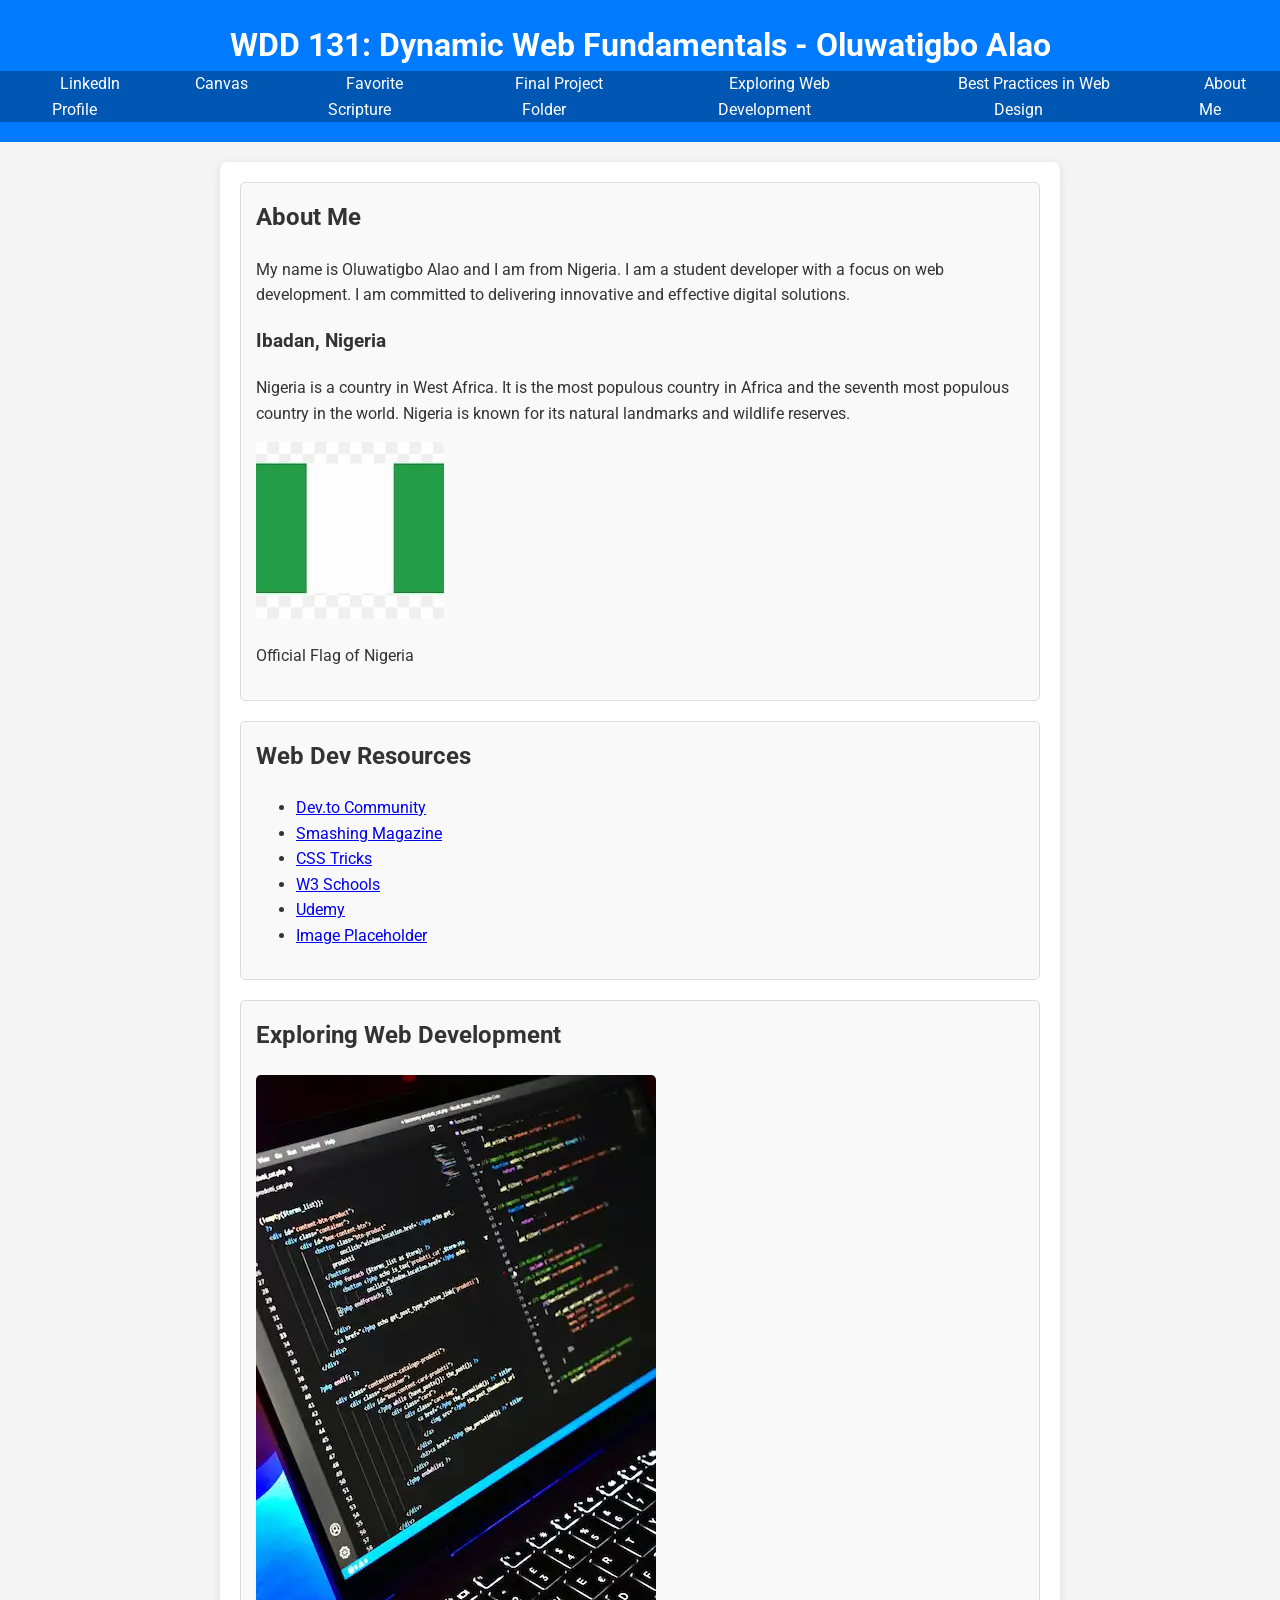
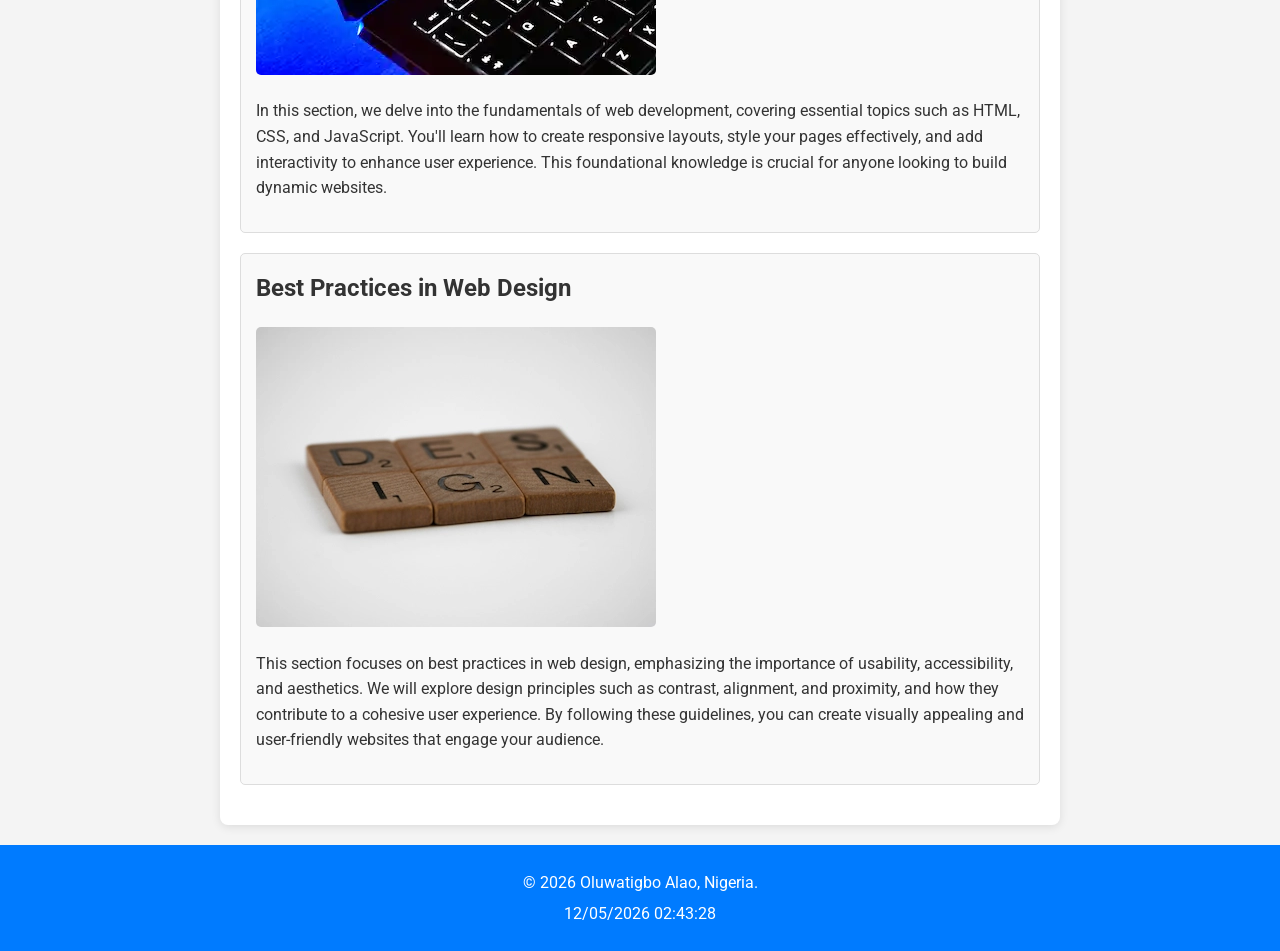
<file: index.html>
<!DOCTYPE html>
<html lang="en">
<head>
    <meta charset="UTF-8">
    <meta name="viewport" content="width=device-width, initial-scale=1.0">
    <title>WDD 131 – Dynamic Web Fundamentals - Oluwatigbo Alao</title>
    <meta name="description" content="WDD 131 – Dynamic Web Fundamentals, Learn the basics of web development including HTML, CSS, and JavaScript. Explore best practices in web design focusing on usability, accessibility, and aesthetics.">
    <meta name="author" content="Oluwatigbo Alao">
    
    <!-- Google Fonts Preconnect -->
    <link rel="preconnect" href="https://fonts.googleapis.com">
    <link rel="preconnect" href="https://fonts.gstatic.com" crossorigin>
    <link href="https://fonts.googleapis.com/css2?family=Roboto:ital,wght@0,100..900;1,100..900&display=swap" rel="stylesheet">
    
    <link rel="stylesheet" href="styles/base.css">
    <script src="scripts/getdates.js" defer></script>
</head>    
<body>
    <header>
        <h1>WDD 131: Dynamic Web Fundamentals - Oluwatigbo Alao</h1>
        <nav>
            <ul>
                <li><a href="https://www.linkedin.com/in/yourprofile">LinkedIn Profile</a></li>
                <li><a href="https://byupw.instructure.com/">Canvas</a></li>
                <li><a href="https://www.churchofjesuschrist.org/study/scriptures">Favorite Scripture</a></li>
                <li><a href="#">Final Project Folder</a></li>
                <li><a href="#exploring">Exploring Web Development</a></li>
                <li><a href="#best-practices">Best Practices in Web Design</a></li>
                <li><a href="#about-me">About Me</a></li>
            </ul>
        </nav>        
    </header>
    
    <main>
        <section id="about-me" class="card">
            <h2>About Me</h2>
            <p> My name is Oluwatigbo Alao and I am from Nigeria. I am a student developer with a focus on web development. I am committed to delivering innovative and effective digital solutions.</p>
            <h3>Ibadan, Nigeria</h3>
            <p>Nigeria is a country in West Africa. It is the most populous country in Africa and the seventh most populous country in the world. Nigeria is known for its natural landmarks and wildlife reserves.</p>
            <div class="img-container">
                <img src="images/flag.webp" alt="Image description"/>
                <p>Official Flag of Nigeria</p>
            </div>
        </section>

        <section id="web-dev-resources" class="card">
            <h2>Web Dev Resources</h2>
            <ul>
                <li><a href="#">Dev.to Community</a></li>
                <li><a href="#">Smashing Magazine</a></li>
                <li><a href="#">CSS Tricks</a></li>
                <li><a href="#">W3 Schools</a></li>
                <li><a href="#">Udemy</a></li>
                <li><a href="#">Image Placeholder</a></li>
            </ul>
        </section>
        
        <section id="exploring" class="card">
            <h2>Exploring Web Development</h2>
            <img src="images/your-image1.webp" alt="A screenshot of a web development project">
            <p>In this section, we delve into the fundamentals of web development, covering essential topics such as HTML, CSS, and JavaScript. You'll learn how to create responsive layouts, style your pages effectively, and add interactivity to enhance user experience. This foundational knowledge is crucial for anyone looking to build dynamic websites.</p>
        </section>
        
        <section id="best-practices" class="card">
            <h2>Best Practices in Web Design</h2>
            <img src="images/your-image2.webp" alt="A design mockup showcasing best practices">
            <p>This section focuses on best practices in web design, emphasizing the importance of usability, accessibility, and aesthetics. We will explore design principles such as contrast, alignment, and proximity, and how they contribute to a cohesive user experience. By following these guidelines, you can create visually appealing and user-friendly websites that engage your audience.</p>
        </section>
    </main>

    <footer>
        <p>&copy; <span id="currentyear"></span> Oluwatigbo Alao, Nigeria.</p>
        <p id="lastModified"></p>
    </footer>
</body>
</html>
</file>
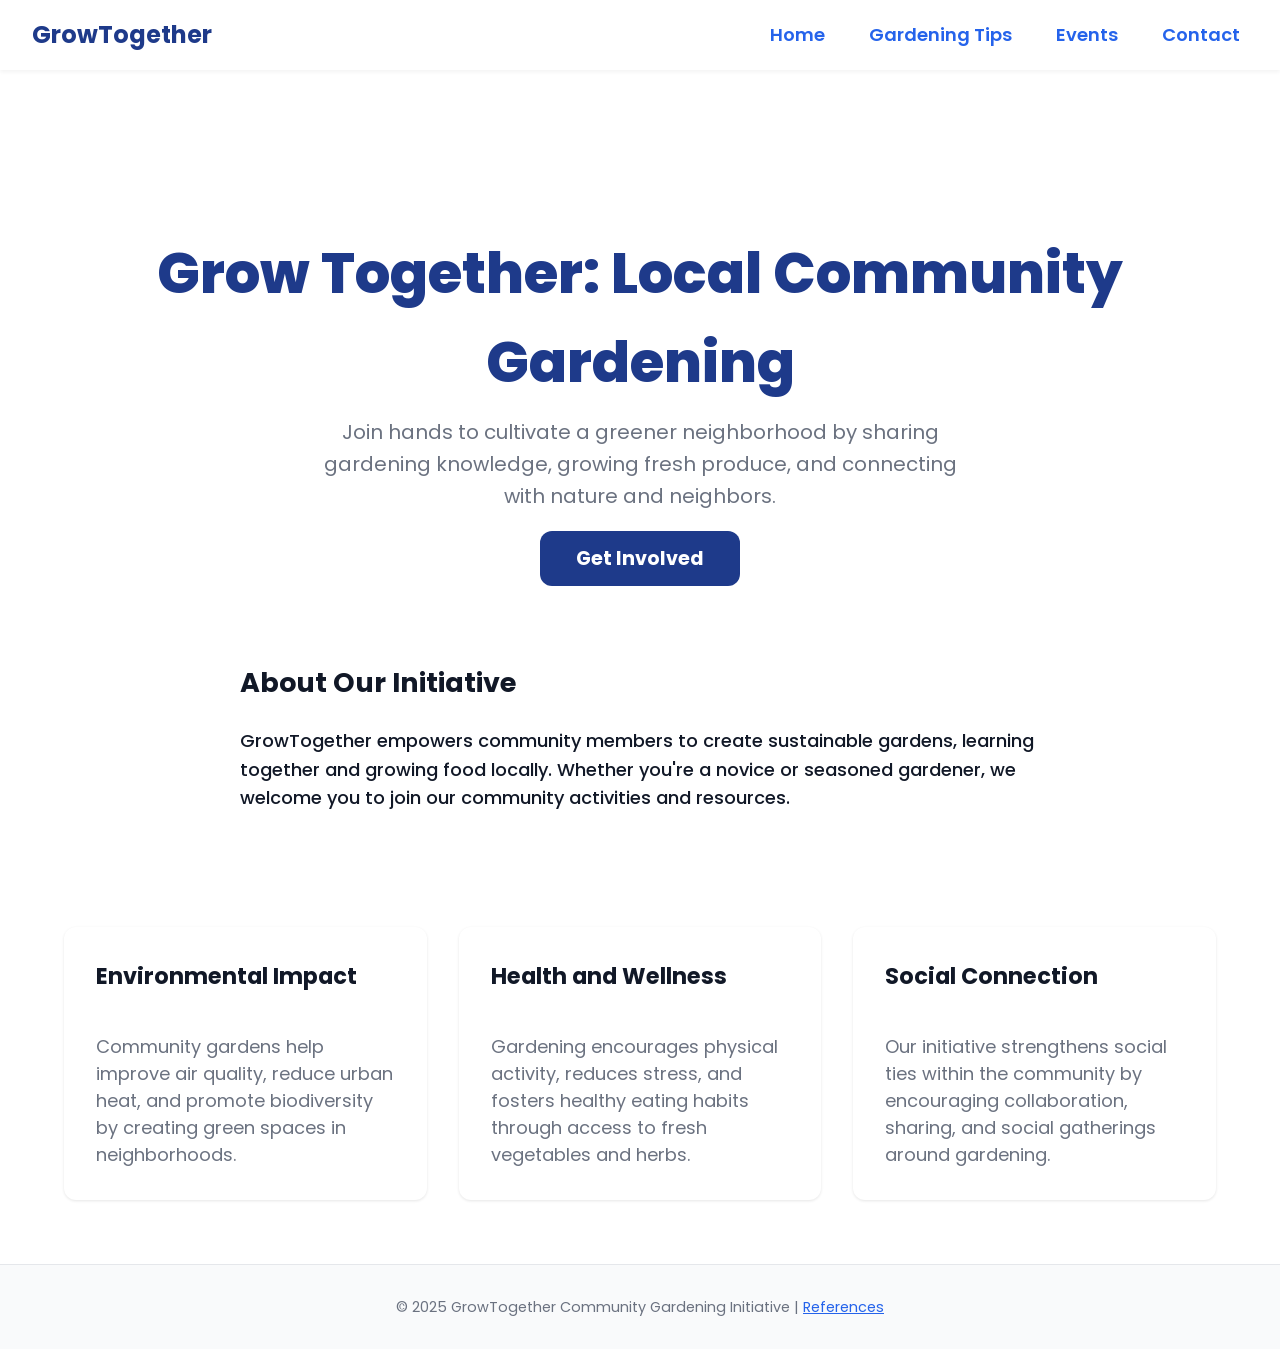
<file: final-project/index.html>
<!DOCTYPE html>
<html lang="en">
<head>
  <meta charset="UTF-8" />
  <meta name="viewport" content="width=device-width, initial-scale=1" />
  <title>Community Gardening Initiative</title>
  <link href="https://fonts.googleapis.com/css2?family=Poppins:wght@600;700&display=swap" rel="stylesheet" />
  <style>
    :root {
      --color-primary: #1e3a8a; /* Indigo-900 */
      --color-accent: #2563eb; /* Indigo-600 */
      --color-text-primary: #111827; /* Gray-900 */
      --color-text-secondary: #6b7280; /* Gray-500 */
      --color-bg: #ffffff;
      --border-radius: 0.75rem;
      --transition-speed: 0.3s;
      --max-width: 1200px;
      --shadow-light: 0 1px 3px rgba(0,0,0,0.1);
    }

    * {
      box-sizing: border-box;
    }

    body {
      margin: 0;
      font-family: 'Poppins', sans-serif;
      background-color: var(--color-bg);
      color: var(--color-text-secondary);
      line-height: 1.6;
      font-size: 18px;
      min-height: 100vh;
      display: flex;
      flex-direction: column;
    }

    a {
      color: var(--color-accent);
      text-decoration: none;
      transition: color var(--transition-speed);
    }

    a:hover,
    a:focus {
      color: var(--color-primary);
      outline: none;
    }

    header {
      position: sticky;
      top: 0;
      z-index: 999;
      background: var(--color-bg);
      box-shadow: 0 2px 4px rgba(0,0,0,0.05);
      padding: 1rem 2rem;
      display: flex;
      justify-content: space-between;
      align-items: center;
    }

    .logo {
      font-weight: 700;
      font-size: 1.5rem;
      color: var(--color-primary);
      user-select: none;
    }

    nav ul {
      list-style: none;
      display: flex;
      gap: 1.75rem;
      margin: 0;
      padding: 0;
    }

    nav li {
      font-weight: 600;
    }

    nav a.nav-link {
      font-weight: 600;
      padding: 0.25rem 0.5rem;
      border-radius: 0.375rem;
      transition: background-color var(--transition-speed), color var(--transition-speed);
    }

    nav a.nav-link:hover,
    nav a.nav-link:focus {
      background-color: var(--color-primary);
      color: white;
      outline: none;
      transform: scale(1.05);
    }

    main {
      flex-grow: 1;
      max-width: var(--max-width);
      margin: 3rem auto 4rem;
      padding: 0 1.5rem;
      display: flex;
      flex-direction: column;
      gap: 4rem;
    }

    .hero {
      text-align: center;
      padding-top: 4rem;
    }

    .hero h1 {
      font-size: 3.5rem;
      color: var(--color-primary);
      font-weight: 800;
      margin-bottom: 0.5rem;
      user-select: none;
    }

    .hero p {
      font-size: 1.25rem;
      max-width: 650px;
      margin: 0 auto 2rem;
      color: var(--color-text-secondary);
    }

    .btn-primary {
      background-color: var(--color-primary);
      color: white;
      font-weight: 700;
      font-size: 1.2rem;
      padding: 0.85rem 2.25rem;
      border: none;
      border-radius: var(--border-radius);
      cursor: pointer;
      transition: background-color var(--transition-speed), transform var(--transition-speed);
      user-select: none;
    }

    .btn-primary:hover,
    .btn-primary:focus {
      background-color: var(--color-accent);
      transform: scale(1.05);
      outline: none;
    }

    .about {
      max-width: 800px;
      margin: 0 auto;
      font-weight: 500;
      font-size: 1.125rem;
      color: var(--color-text-primary);
      user-select: text;
    }

    .features {
      display: grid;
      grid-template-columns: repeat(auto-fit,minmax(280px,1fr));
      gap: 2rem;
      margin-top: 2rem;
    }

    .card {
      background: white;
      padding: 2rem;
      border-radius: var(--border-radius);
      box-shadow: var(--shadow-light);
      color: var(--color-text-primary);
      display: flex;
      flex-direction: column;
      gap: 1rem;
      user-select: text;
      transition: box-shadow var(--transition-speed);
    }

    .card:hover,
    .card:focus-within {
      box-shadow: 0 8px 16px rgba(37,99,235,0.3);
      outline: none;
    }

    .card h3 {
      margin-top: 0;
      font-weight: 700;
      font-size: 1.4rem;
    }

    .card p {
      margin: 0;
      font-weight: 400;
      color: var(--color-text-secondary);
      line-height: 1.5;
    }

    footer {
      background-color: #f9fafb;
      padding: 1rem 2rem;
      text-align: center;
      font-size: 0.9rem;
      color: var(--color-text-secondary);
      user-select: none;
      border-top: 1px solid #e5e7eb;
      position: relative;
      z-index: 1;
    }

    footer a {
      color: var(--color-accent);
      text-decoration: underline;
    }

    @media (max-width: 600px) {
      .hero h1 {
        font-size: 2.5rem;
      }
      main {
        margin: 2rem 1rem 3rem;
      }
    }
  </style>
</head>
<body>
  <header role="banner">
    <div class="logo" aria-label="Community Gardening Initiative Logo" tabindex="0">GrowTogether</div>
    <nav role="navigation" aria-label="Main navigation">
      <ul>
        <li><a href="index.html" class="nav-link" aria-current="page">Home</a></li>
        <li><a href="tips.html" class="nav-link">Gardening Tips</a></li>
        <li><a href="events.html" class="nav-link">Events</a></li>
        <li><a href="contact.html" class="nav-link">Contact</a></li>
      </ul>
    </nav>
  </header>

  <main role="main">
    <section class="hero" aria-label="Introduction to Community Gardening Initiative">
      <h1>Grow Together: Local Community Gardening</h1>
      <p>Join hands to cultivate a greener neighborhood by sharing gardening knowledge, growing fresh produce, and connecting with nature and neighbors.</p>
      <a href="contact.html" class="btn-primary" role="button">Get Involved</a>
    </section>

    <section class="about" aria-label="About the Community Gardening Initiative">
      <h2>About Our Initiative</h2>
      <p>GrowTogether empowers community members to create sustainable gardens, learning together and growing food locally. Whether you're a novice or seasoned gardener, we welcome you to join our community activities and resources.</p>
    </section>

    <section class="features" aria-label="Benefits of Community Gardening">
      <article class="card" tabindex="0" aria-describedby="feature1-desc">
        <h3>Environmental Impact</h3>
        <p id="feature1-desc">Community gardens help improve air quality, reduce urban heat, and promote biodiversity by creating green spaces in neighborhoods.</p>
      </article>
      <article class="card" tabindex="0" aria-describedby="feature2-desc">
        <h3>Health and Wellness</h3>
        <p id="feature2-desc">Gardening encourages physical activity, reduces stress, and fosters healthy eating habits through access to fresh vegetables and herbs.</p>
      </article>
      <article class="card" tabindex="0" aria-describedby="feature3-desc">
        <h3>Social Connection</h3>
        <p id="feature3-desc">Our initiative strengthens social ties within the community by encouraging collaboration, sharing, and social gatherings around gardening.</p>
      </article>
    </section>
  </main>

  <footer>
    <p>&copy; 2025 GrowTogether Community Gardening Initiative | <a href="references.html">References</a></p>
  </footer>
</body>
</html>
</file>
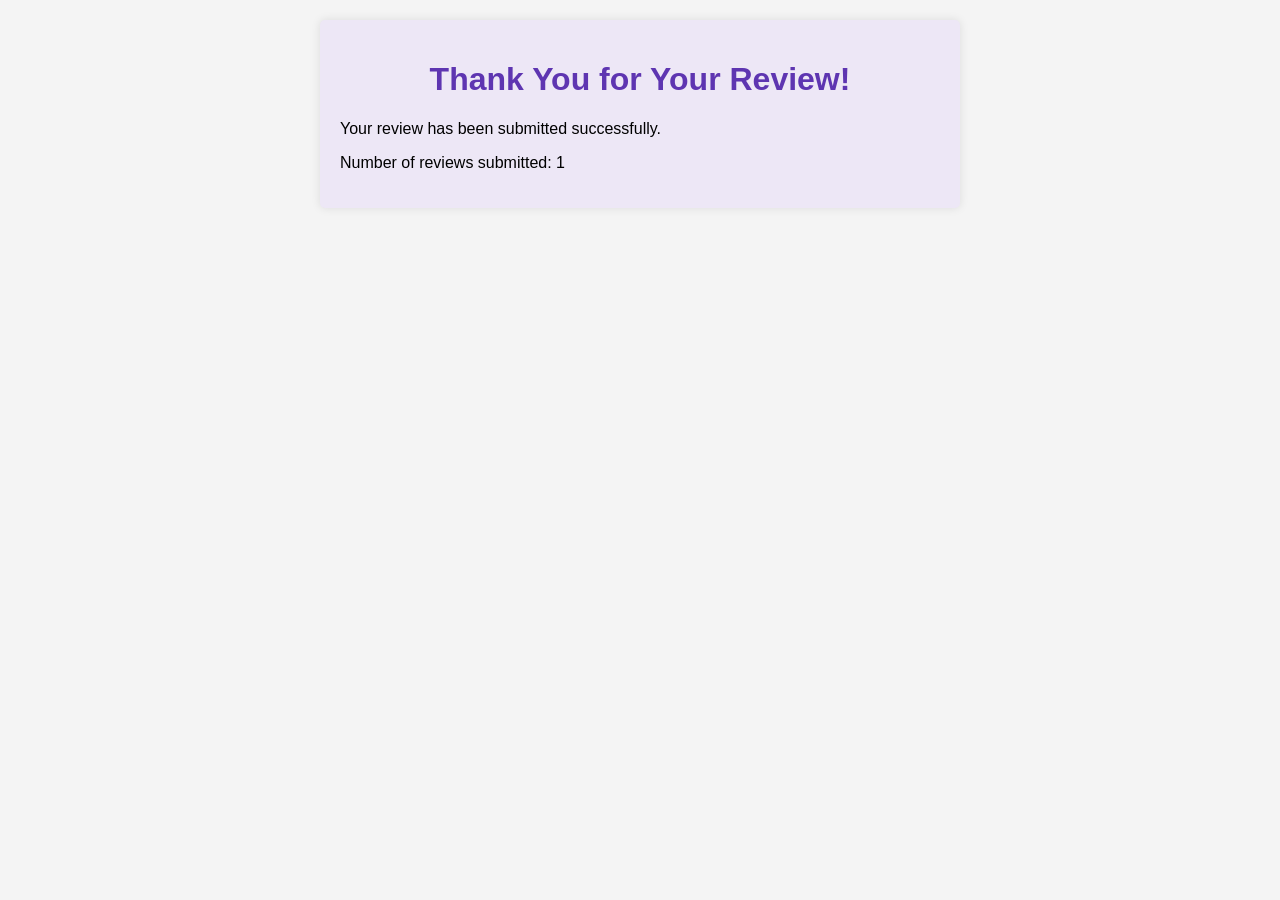
<file: review.html>
<!DOCTYPE html>
<html lang="en">
<head>
    <meta charset="UTF-8">
    <meta name="viewport" content="width=device-width, initial-scale=1.0">
    <title>Review Confirmation</title>
    <link rel="stylesheet" href="styles/form-styles.css">
</head>
<body>
    <div class="container">
        <h1>Thank You for Your Review!</h1>
        <p>Your review has been submitted successfully.</p>
        <p>Number of reviews submitted: <span id="reviewCount">0</span></p>
    </div>
    <script>
        // Retrieve the review count from localStorage
        let reviewCount = localStorage.getItem('reviewCount') || 0;
        reviewCount++;
        localStorage.setItem('reviewCount', reviewCount);
        document.getElementById('reviewCount').textContent = reviewCount;
    </script>
</body>
</html>
</file>
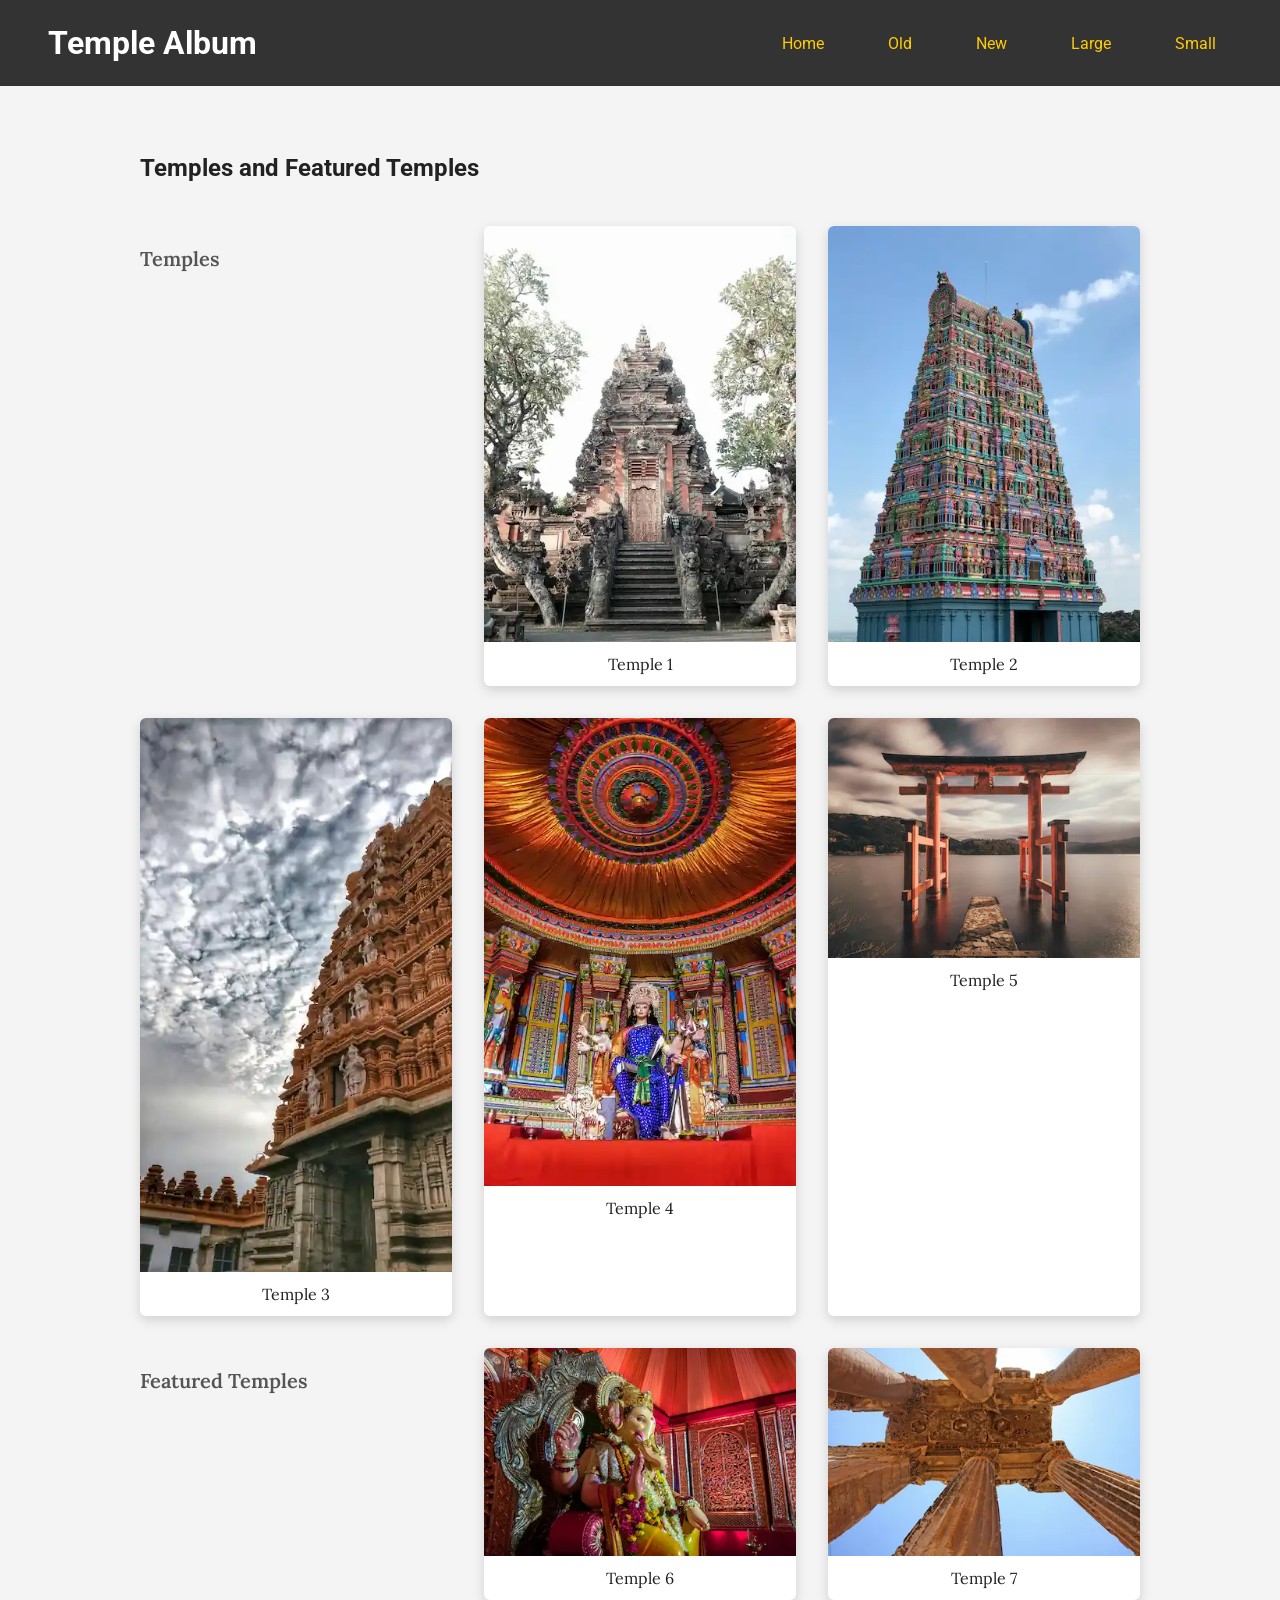
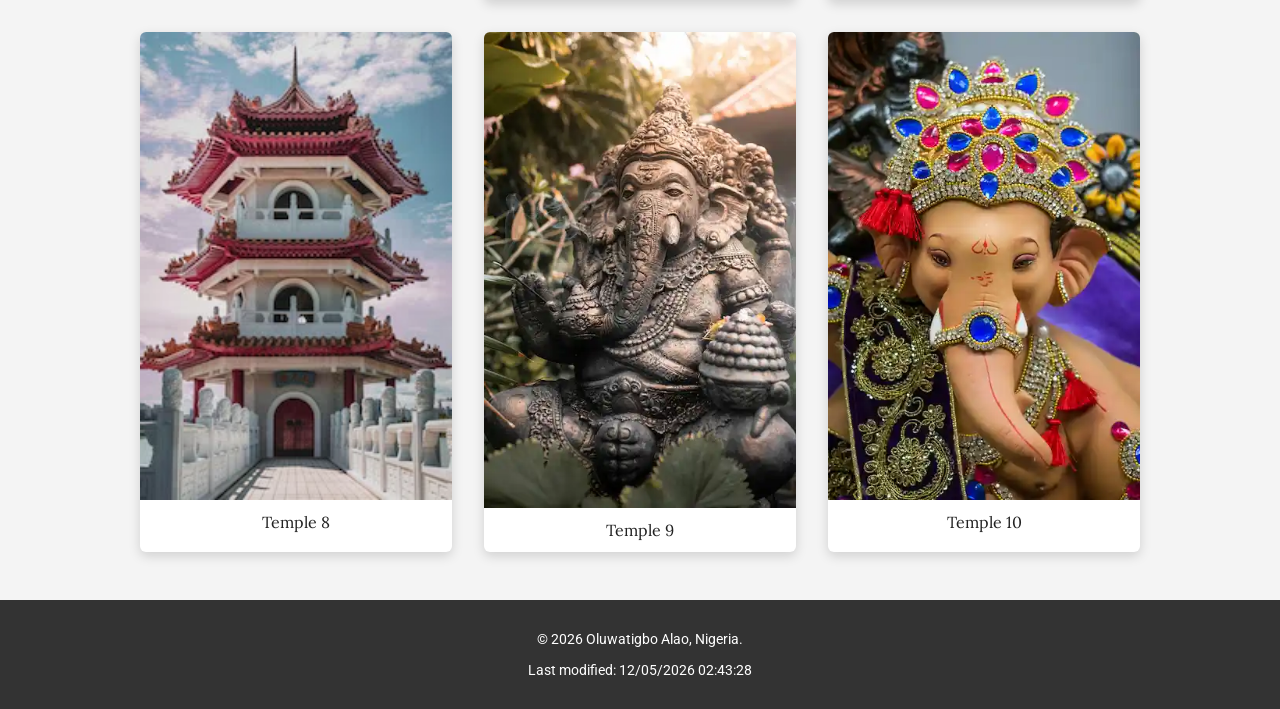
<file: temples.html>
<!DOCTYPE html>
<html lang="en">
<head>
    <meta charset="UTF-8">
    <meta name="viewport" content="width=device-width, initial-scale=1.0">
    <meta name="description" content="Explore our beautiful Temple Album featuring pictures and captions of historic and modern temples.">
    <meta name="author" content="Oluwatigbo Alao">
    <title>Temple Album</title>
    <link rel="stylesheet" href="styles/temples.css">
    <link rel="stylesheet" href="styles/temples-large.css">
    <script src="scripts/temples.js" defer></script>
</head>
<body>
    <header>
        <h1>Temple Album</h1>
        <nav>
            <a href="#">Home</a>
            <a href="#">Old</a>
            <a href="#">New</a>
            <a href="#">Large</a>
            <a href="#">Small</a>
        </nav>
    </header>
    <main>
        <h2>Temples and Featured Temples</h2> 
        <section>
            <h3>Temples</h3> 
            <figure>
                <img src="images/temple1.webp" alt="Temple 1">
                <figcaption>Temple 1</figcaption>
            </figure>
            <figure>
                <img src="images/temple2.webp" alt="Temple 2">
                <figcaption>Temple 2</figcaption>
            </figure>
            <figure>
                <img src="images/temple3.webp" alt="Temple 3">
                <figcaption>Temple 3</figcaption>
            </figure>
            <figure>
                <img src="images/temple4.webp" alt="Temple 4">
                <figcaption>Temple 4</figcaption>
            </figure>
            <figure>
                <img src="images/temple5.webp" alt="Temple 5">
                <figcaption>Temple 5</figcaption>
            </figure>
        </section>
        <section>
            <h3>Featured Temples</h3>
            <figure>
                <img src="images/temple6.webp" alt="Temple 6">
                <figcaption>Temple 6</figcaption>
            </figure>
            <figure>
                <img src="images/temple7.webp" alt="Temple 7">
                <figcaption>Temple 7</figcaption>
            </figure>
            <figure>
                <img src="images/temple8.webp" alt="Temple 8">
                <figcaption>Temple 8</figcaption>
            </figure>
            <figure>
                <img src="images/temple9.webp" alt="Temple 9">
                <figcaption>Temple 9</figcaption>
            </figure>
            <figure>
                <img src="images/temple10.webp" alt="Temple 10">
                <figcaption>Temple 10</figcaption>
            </figure>
        </section>
    </main>
    <footer>
        <p>&copy; <span id="year"></span> Oluwatigbo Alao, Nigeria.</p>
        <p>Last modified: <span id="last-modified"></span></p>
    </footer>
    <script src="scripts/getdates.js" defer></script>
</body>
</html>
</file>
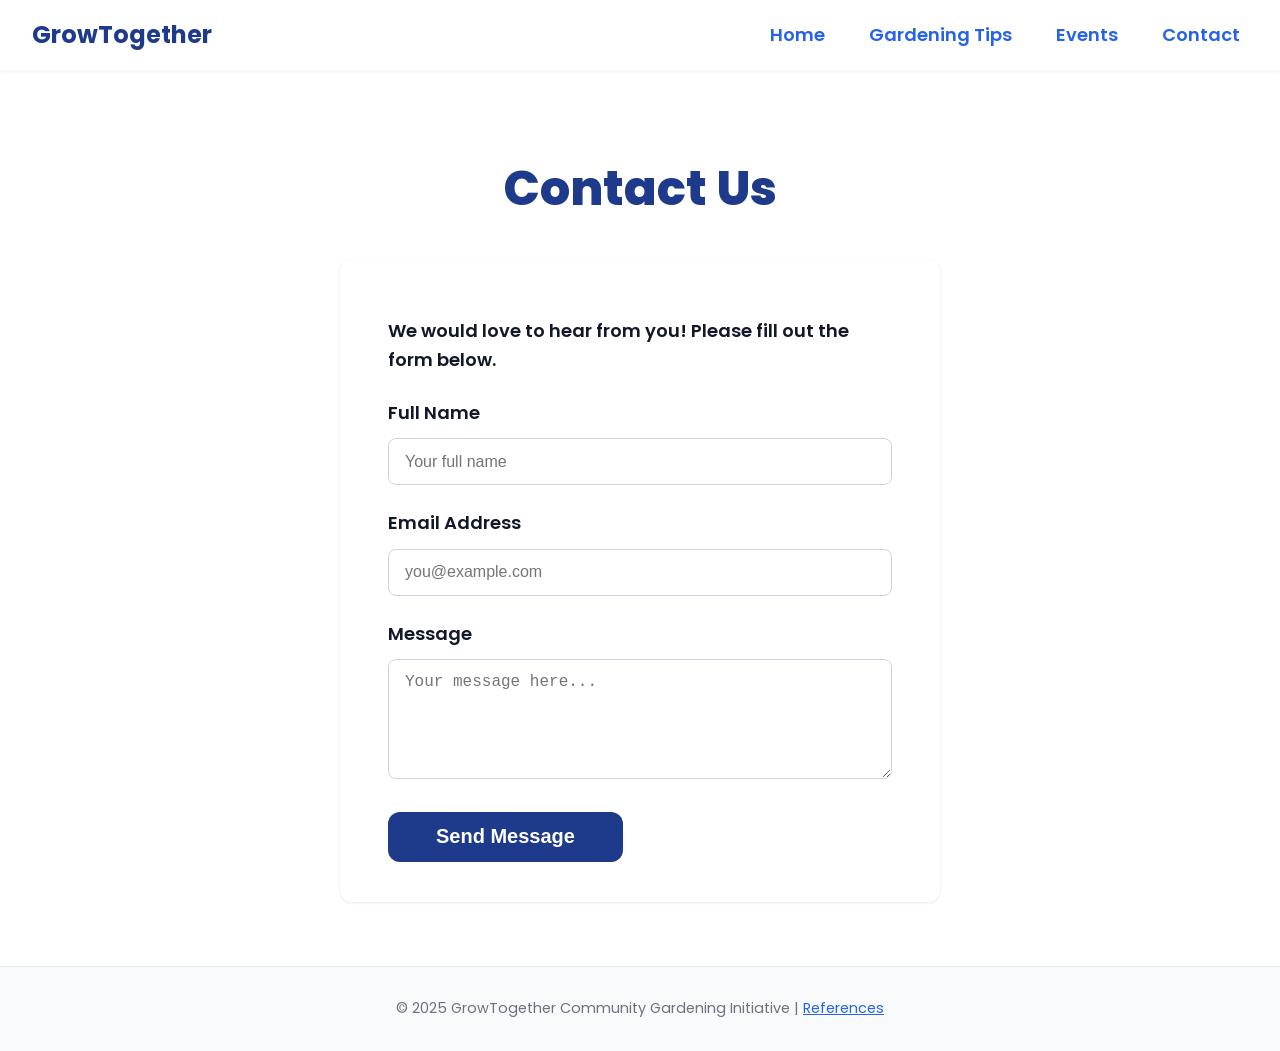
<file: final-project/contact.html>
<!DOCTYPE html>
<html lang="en" >
<head>
  <meta charset="UTF-8" />
  <meta name="viewport" content="width=device-width, initial-scale=1" />
  <title>Contact - GrowTogether</title>
  <link href="https://fonts.googleapis.com/css2?family=Poppins:wght@600;700&display=swap" rel="stylesheet" />
  <style>
    :root {
      --color-primary: #1e3a8a;
      --color-accent: #2563eb;
      --color-text-primary: #111827;
      --color-text-secondary: #6b7280;
      --color-bg: #ffffff;
      --border-radius: 0.75rem;
      --transition-speed: 0.3s;
      --max-width: 1200px;
      --shadow-light: 0 1px 3px rgba(0,0,0,0.1);
    }
    * {
      box-sizing: border-box;
    }
    body {
      margin: 0;
      font-family: 'Poppins', sans-serif;
      background-color: var(--color-bg);
      color: var(--color-text-secondary);
      line-height: 1.6;
      font-size: 18px;
      min-height: 100vh;
      display: flex;
      flex-direction: column;
    }
    a {
      color: var(--color-accent);
      text-decoration: none;
      transition: color var(--transition-speed);
    }
    a:hover,
    a:focus {
      color: var(--color-primary);
      outline: none;
    }
    header {
      position: sticky;
      top: 0;
      z-index: 999;
      background: var(--color-bg);
      box-shadow: 0 2px 4px rgba(0,0,0,0.05);
      padding: 1rem 2rem;
      display: flex;
      justify-content: space-between;
      align-items: center;
    }
    .logo {
      font-weight: 700;
      font-size: 1.5rem;
      color: var(--color-primary);
      user-select: none;
    }
    nav ul {
      list-style: none;
      display: flex;
      gap: 1.75rem;
      margin: 0;
      padding: 0;
    }
    nav li {
      font-weight: 600;
    }
    nav a.nav-link {
      font-weight: 600;
      padding: 0.25rem 0.5rem;
      border-radius: 0.375rem;
      transition: background-color var(--transition-speed), color var(--transition-speed);
    }
    nav a.nav-link:hover,
    nav a.nav-link:focus {
      background-color: var(--color-primary);
      color: white;
      outline: none;
      transform: scale(1.05);
    }
    main {
      flex-grow: 1;
      max-width: var(--max-width);
      margin: 3rem auto 4rem;
      padding: 0 1.5rem;
      display: flex;
      flex-direction: column;
      align-items: center;
    }
    h1 {
      font-size: 3rem;
      color: var(--color-primary);
      font-weight: 800;
      margin-bottom: 2rem;
      user-select: none;
      text-align: center;
    }
    form {
      background: white;
      padding: 2.5rem 3rem;
      border-radius: var(--border-radius);
      box-shadow: var(--shadow-light);
      width: 100%;
      max-width: 600px;
      user-select: text;
    }
    label {
      display: block;
      font-weight: 600;
      margin-bottom: 0.65rem;
      color: var(--color-text-primary);
      user-select: text;
    }
    input, textarea {
      width: 100%;
      padding: 0.85rem 1rem;
      margin-bottom: 1.5rem;
      border-radius: 0.5rem;
      border: 1px solid #cbd5e1;
      font-size: 1rem;
      resize: vertical;
      transition: border-color var(--transition-speed);
    }
    input:focus, textarea:focus {
      border-color: var(--color-accent);
      outline: none;
      box-shadow: 0 0 0 2px rgba(37,99,235,0.3);
    }
    textarea {
      min-height: 120px;
    }
    .btn-submit {
      display: inline-block;
      background-color: var(--color-primary);
      color: white;
      font-weight: 700;
      font-size: 1.25rem;
      padding: 0.85rem 3rem;
      border: none;
      border-radius: var(--border-radius);
      cursor: pointer;
      transition: background-color var(--transition-speed), transform var(--transition-speed);
      user-select: none;
      text-align: center;
    }
    .btn-submit:hover,
    .btn-submit:focus {
      background-color: var(--color-accent);
      transform: scale(1.05);
      outline: none;
    }
    .success-message {
      font-weight: 600;
      color: green;
      margin-top: -1rem;
      margin-bottom: 1.5rem;
      user-select: text;
      text-align: center;
    }
    footer {
      background-color: #f9fafb;
      padding: 1rem 2rem;
      text-align: center;
      font-size: 0.9rem;
      color: var(--color-text-secondary);
      user-select: none;
      border-top: 1px solid #e5e7eb;
      position: relative;
      z-index: 1;
    }
    footer a {
      color: var(--color-accent);
      text-decoration: underline;
    }
    @media (max-width: 600px) {
      main {
        margin: 2rem 1rem 3rem;
      }
      h1 {
        font-size: 2.25rem;
      }
    }
  </style>
</head>
<body>
  <header role="banner">
    <div class="logo" aria-label="Community Gardening Initiative Logo" tabindex="0">GrowTogether</div>
    <nav role="navigation" aria-label="Main navigation">
      <ul>
        <li><a href="index.html" class="nav-link">Home</a></li>
        <li><a href="tips.html" class="nav-link">Gardening Tips</a></li>
        <li><a href="events.html" class="nav-link">Events</a></li>
        <li><a href="contact.html" class="nav-link" aria-current="page">Contact</a></li>
      </ul>
    </nav>
  </header>

  <main role="main" aria-label="Contact form">
    <h1>Contact Us</h1>
    <form id="contactForm" novalidate aria-describedby="formInstructions">
      <p id="formInstructions" style="color: var(--color-text-primary);font-weight: 600; margin-bottom:1.5rem;">We would love to hear from you! Please fill out the form below.</p>
      <label for="name">Full Name</label>
      <input type="text" id="name" name="name" placeholder="Your full name" required minlength="2" aria-required="true" aria-describedby="name-error" />
      <span id="name-error" style="color:red;display:none;"></span>

      <label for="email">Email Address</label>
      <input type="email" id="email" name="email" placeholder="you@example.com" required aria-required="true" aria-describedby="email-error" />
      <span id="email-error" style="color:red;display:none;"></span>

      <label for="message">Message</label>
      <textarea id="message" name="message" placeholder="Your message here..." required minlength="10" aria-required="true" aria-describedby="message-error"></textarea>
      <span id="message-error" style="color:red;display:none;"></span>

      <button type="submit" class="btn-submit">Send Message</button>
      <p class="success-message" id="successMsg" aria-live="polite" role="alert" hidden>Thank you for your message! We'll get back to you soon.</p>
    </form>
  </main>

  <footer>
    <p>&copy; 2025 GrowTogether Community Gardening Initiative | <a href="references.html">References</a></p>
  </footer>

  <script>
    const form = document.getElementById('contactForm');
    const successMsg = document.getElementById('successMsg');

    // Show or hide validation error messages
    function showError(field, message) {
      const errorEl = document.getElementById(field.id + '-error');
      errorEl.textContent = message;
      errorEl.style.display = message ? 'block' : 'none';
      if(message) {
        field.setAttribute('aria-invalid', 'true');
      } else {
        field.removeAttribute('aria-invalid');
      }
    }

    // Validate email format
    function validateEmail(email) {
      const re = /^[^\s@]+@[^\s@]+\.[^\s@]+$/;
      return re.test(email.toLowerCase());
    }

    // Load saved form data from localStorage
    function loadFormData() {
      const saved = JSON.parse(localStorage.getItem('contactFormData')) || {};
      if(saved.name) form.name.value = saved.name;
      if(saved.email) form.email.value = saved.email;
      if(saved.message) form.message.value = saved.message;
    }

    // Save form data to localStorage
    function saveFormData() {
      const data = {
        name: form.name.value,
        email: form.email.value,
        message: form.message.value
      };
      localStorage.setItem('contactFormData', JSON.stringify(data));
    }

    // On input, save form data progressively
    form.addEventListener('input', saveFormData);

    form.addEventListener('submit', event => {
      event.preventDefault();
      let valid = true;

      // Name validation
      const name = form.name;
      if(name.value.trim().length < 2) {
        showError(name, 'Please enter your full name (at least 2 characters).');
        valid = false;
      } else {
        showError(name,'');
      }

      // Email validation
      const email = form.email;
      if(!validateEmail(email.value.trim())) {
        showError(email, 'Please enter a valid email address.');
        valid = false;
      } else {
        showError(email,'');
      }

      // Message validation
      const message = form.message;
      if(message.value.trim().length < 10) {
        showError(message, 'Please enter a message (at least 10 characters).');
        valid = false;
      } else {
        showError(message,'');
      }

      if(!valid) return;

      // For demo, save and clear form, show success
      localStorage.removeItem('contactFormData');
      form.reset();
      successMsg.hidden = false;

      // Optionally: Remove success message after 5s
      setTimeout(() => {
        successMsg.hidden = true;
      }, 5000);
    });

    loadFormData();
  </script>
</body>
</html>
</file>
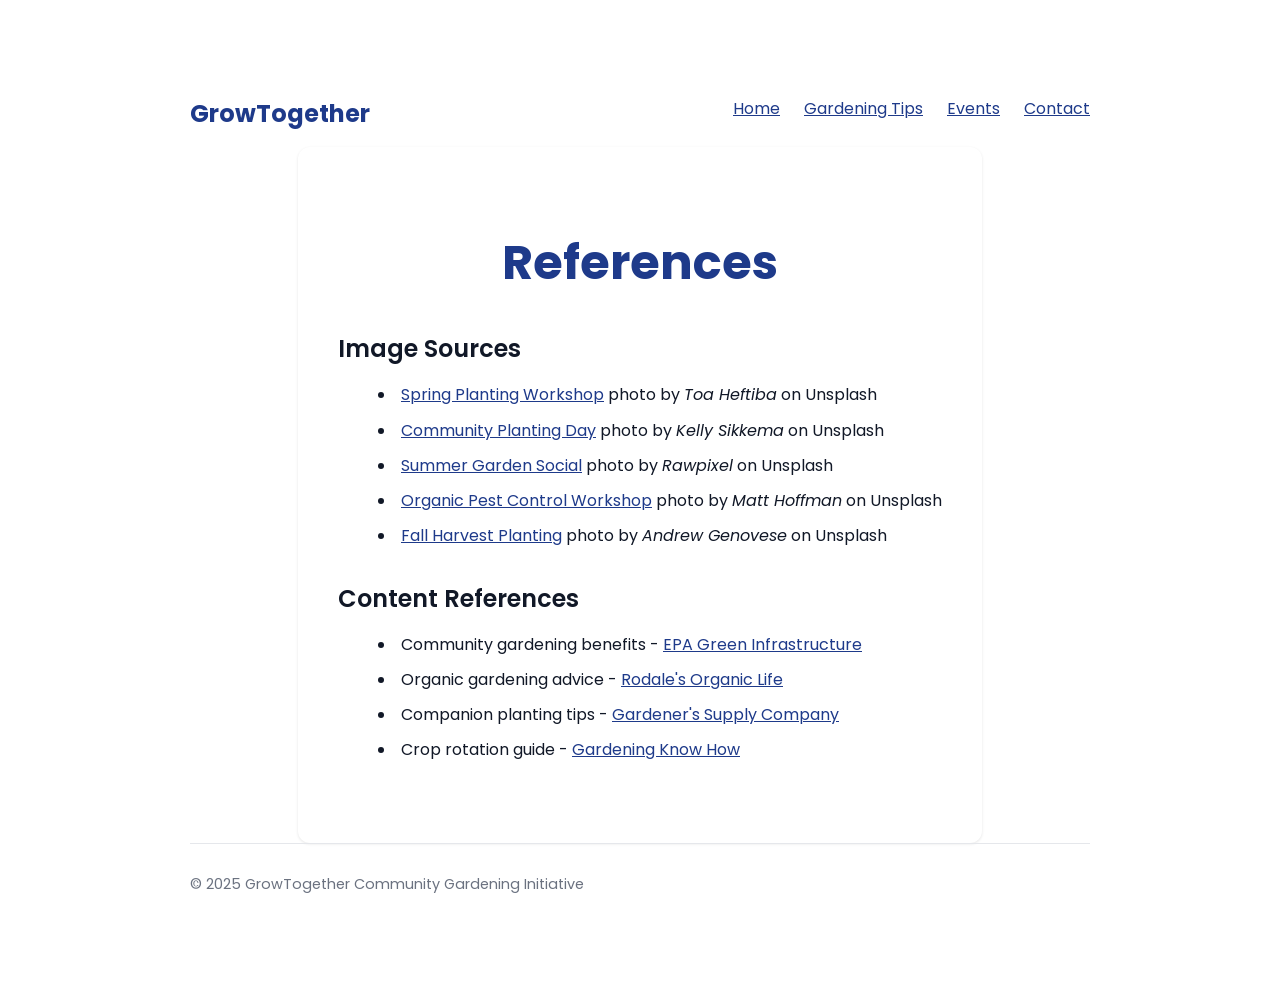
<file: final-project/references.html>
<!DOCTYPE html>
<html lang="en" >
<head>
  <meta charset="UTF-8" />
  <meta name="viewport" content="width=device-width, initial-scale=1" />
  <title>References - GrowTogether</title>
  <link href="https://fonts.googleapis.com/css2?family=Poppins:wght@600;700&display=swap" rel="stylesheet" />
  <style>
    :root {
      --color-primary: #1e3a8a;
      --color-text-primary: #111827;
      --color-text-secondary: #6b7280;
      --color-bg: #ffffff;
      --border-radius: 0.75rem;
      --max-width: 900px;
      --shadow-light: 0 1px 3px rgba(0,0,0,0.1);
      --spacing-vertical: 80px;
    }
    * {
      box-sizing: border-box;
    }
    body {
      margin: 0;
      font-family: 'Poppins', sans-serif;
      background-color: var(--color-bg);
      color: var(--color-text-secondary);
      min-height: 100vh;
      display: flex;
      flex-direction: column;
      align-items: center;
      padding: var(--spacing-vertical) 1rem 4rem;
    }
    a {
      color: var(--color-primary);
      text-decoration: underline;
      transition: color 0.3s;
    }
    a:hover,
    a:focus {
      color: #2563eb;
      outline: none;
    }
    header, footer {
      width: 100%;
      max-width: var(--max-width);
      display: flex;
      justify-content: space-between;
      align-items: center;
      padding: 1rem 0;
      border-bottom: none;
      user-select: none;
    }
    footer {
      border-top: 1px solid #e5e7eb;
      margin-top: auto;
      color: var(--color-text-secondary);
      font-size: 0.9rem;
      padding-top: 1rem;
      padding-bottom: 1rem;
    }
    main {
      background: white;
      max-width: var(--max-width);
      border-radius: var(--border-radius);
      box-shadow: var(--shadow-light);
      padding: 3rem 2.5rem;
      user-select: text;
      color: var(--color-text-primary);
    }
    h1 {
      font-size: 3rem;
      font-weight: 700;
      color: var(--color-primary);
      margin-bottom: 2rem;
      user-select: none;
      text-align: center;
    }
    section {
      margin-bottom: 2rem;
    }
    h2 {
      font-weight: 600;
      font-size: 1.5rem;
      margin-bottom: 1rem;
      user-select: none;
    }
    ul {
      list-style: disc inside;
      line-height: 1.6;
      font-size: 1rem;
    }
    li {
      margin-bottom: 0.6rem;
    }
    @media (max-width: 600px) {
      body {
        padding: 4rem 1rem 3rem;
      }
      main {
        padding: 2rem 1.5rem;
      }
      h1 {
        font-size: 2.25rem;
      }
    }
  </style>
</head>
<body>
  <header role="banner" aria-label="Site header">
    <div class="logo" aria-label="Community Gardening Initiative Logo" tabindex="0" style="font-weight:700; font-size:1.5rem; color:#1e3a8a; user-select:none;">GrowTogether</div>
    <nav role="navigation" aria-label="Main navigation">
      <ul style="display:flex; gap:1.5rem; list-style:none; margin:0; padding:0; user-select:none;">
        <li><a href="index.html" class="nav-link">Home</a></li>
        <li><a href="tips.html" class="nav-link">Gardening Tips</a></li>
        <li><a href="events.html" class="nav-link">Events</a></li>
        <li><a href="contact.html" class="nav-link">Contact</a></li>
      </ul>
    </nav>
  </header>

  <main role="main" aria-label="References page">
    <h1>References</h1>
    <section>
      <h2>Image Sources</h2>
      <ul>
        <li><a href="https://unsplash.com/photos/Em9nEBsG0ng" target="_blank" rel="noopener">Spring Planting Workshop</a> photo by <em>Toa Heftiba</em> on Unsplash</li>
        <li><a href="https://unsplash.com/photos/a4dyDXQ2SnA" target="_blank" rel="noopener">Community Planting Day</a> photo by <em>Kelly Sikkema</em> on Unsplash</li>
        <li><a href="https://unsplash.com/photos/LlhgFaTa68k" target="_blank" rel="noopener">Summer Garden Social</a> photo by <em>Rawpixel</em> on Unsplash</li>
        <li><a href="https://unsplash.com/photos/9v-tC8_dokY" target="_blank" rel="noopener">Organic Pest Control Workshop</a> photo by <em>Matt Hoffman</em> on Unsplash</li>
        <li><a href="https://unsplash.com/photos/fDX3BKfQ3r4" target="_blank" rel="noopener">Fall Harvest Planting</a> photo by <em>Andrew Genovese</em> on Unsplash</li>
      </ul>
    </section>
    <section>
      <h2>Content References</h2>
      <ul>
        <li>Community gardening benefits - <a href="https://www.epa.gov/green-infrastructure/community-gardens" target="_blank" rel="noopener">EPA Green Infrastructure</a></li>
        <li>Organic gardening advice - <a href="https://www.rodalesorganiclife.com/garden" target="_blank" rel="noopener">Rodale's Organic Life</a></li>
        <li>Companion planting tips - <a href="https://www.gardeners.com/how-to/companion-planting/5060.html" target="_blank" rel="noopener">Gardener's Supply Company</a></li>
        <li>Crop rotation guide - <a href="https://www.gardeningknowhow.com/garden-how-to/soil-fertilizers/crop-rotation.htm" target="_blank" rel="noopener">Gardening Know How</a></li>
      </ul>
    </section>
  </main>

  <footer role="contentinfo">
    <p>&copy; 2025 GrowTogether Community Gardening Initiative</p>
  </footer>
</body>
</html>
</file>
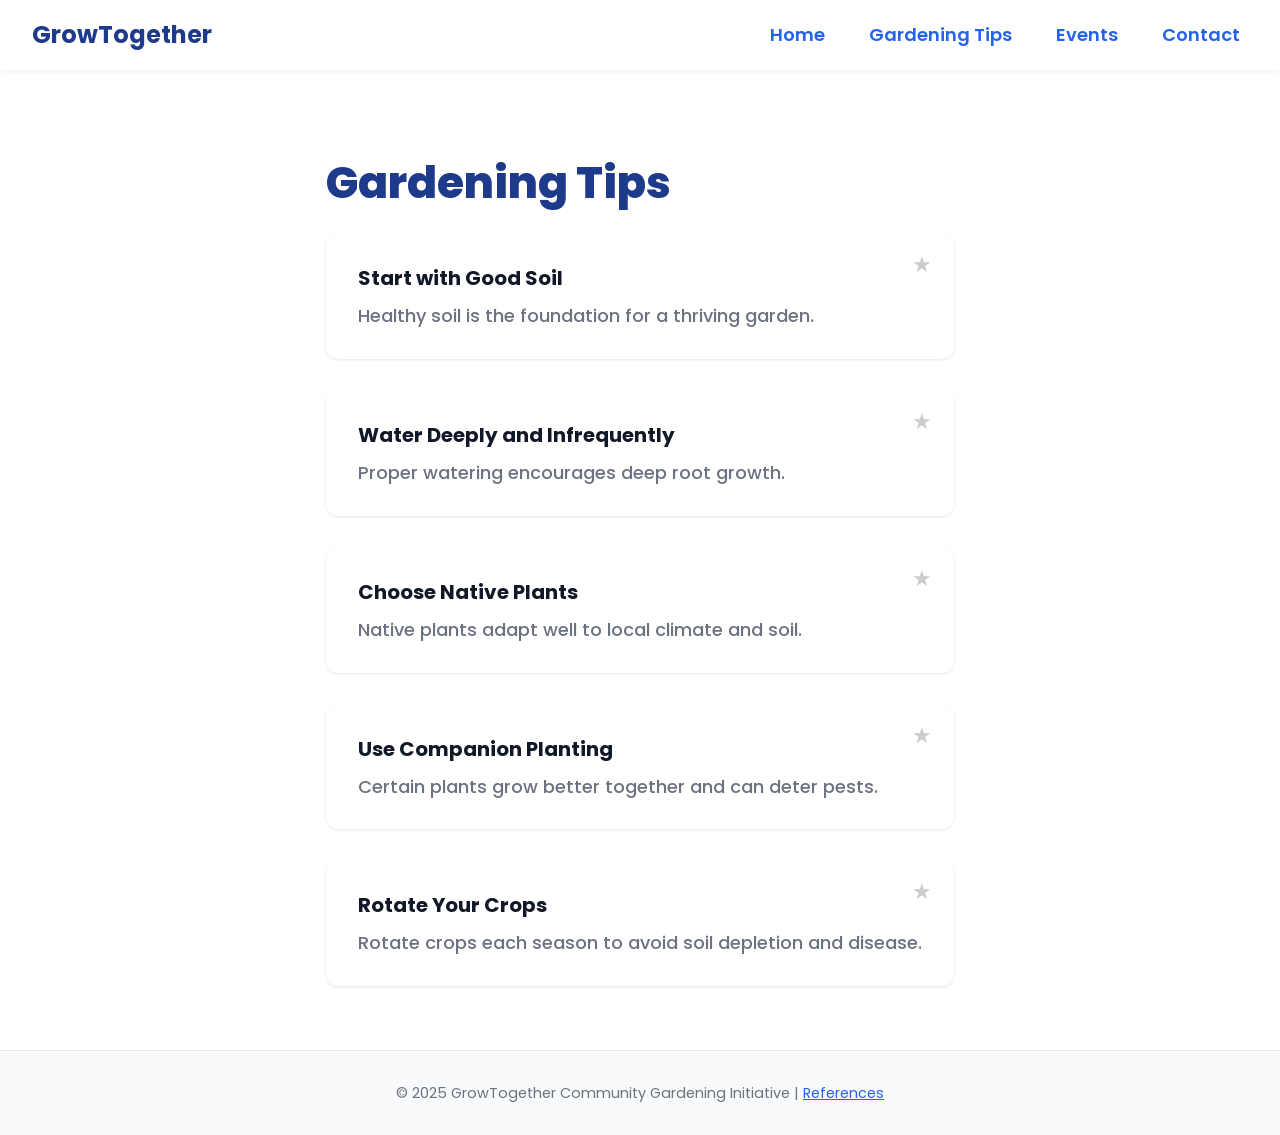
<file: final-project/tips.html>
<!DOCTYPE html>
<html lang="en">
<head>
  <meta charset="UTF-8" />
  <meta name="viewport" content="width=device-width, initial-scale=1" />
  <title>Gardening Tips - GrowTogether</title>
  <link href="https://fonts.googleapis.com/css2?family=Poppins:wght@600;700&display=swap" rel="stylesheet" />
  <style>
    :root {
      --color-primary: #1e3a8a;
      --color-accent: #2563eb;
      --color-text-primary: #111827;
      --color-text-secondary: #6b7280;
      --color-bg: #ffffff;
      --border-radius: 0.75rem;
      --transition-speed: 0.3s;
      --max-width: 1200px;
      --shadow-light: 0 1px 3px rgba(0,0,0,0.1);
    }
    * {
      box-sizing: border-box;
    }
    body {
      margin: 0;
      font-family: 'Poppins', sans-serif;
      background-color: var(--color-bg);
      color: var(--color-text-secondary);
      line-height: 1.6;
      font-size: 18px;
      min-height: 100vh;
      display: flex;
      flex-direction: column;
    }
    a {
      color: var(--color-accent);
      text-decoration: none;
      transition: color var(--transition-speed);
    }
    a:hover,
    a:focus {
      color: var(--color-primary);
      outline: none;
    }
    header {
      position: sticky;
      top: 0;
      z-index: 999;
      background: var(--color-bg);
      box-shadow: 0 2px 4px rgba(0,0,0,0.05);
      padding: 1rem 2rem;
      display: flex;
      justify-content: space-between;
      align-items: center;
    }
    .logo {
      font-weight: 700;
      font-size: 1.5rem;
      color: var(--color-primary);
      user-select: none;
    }
    nav ul {
      list-style: none;
      display: flex;
      gap: 1.75rem;
      margin: 0;
      padding: 0;
    }
    nav li {
      font-weight: 600;
    }
    nav a.nav-link {
      font-weight: 600;
      padding: 0.25rem 0.5rem;
      border-radius: 0.375rem;
      transition: background-color var(--transition-speed), color var(--transition-speed);
    }
    nav a.nav-link:hover,
    nav a.nav-link:focus {
      background-color: var(--color-primary);
      color: white;
      outline: none;
      transform: scale(1.05);
    }
    main {
      flex-grow: 1;
      max-width: var(--max-width);
      margin: 3rem auto 4rem;
      padding: 0 1.5rem;
    }
    h1 {
      font-size: 2.75rem;
      color: var(--color-primary);
      font-weight: 800;
      margin-bottom: 1rem;
      user-select: none;
    }
    .tips-grid {
      display: grid;
      grid-template-columns: repeat(auto-fit,minmax(320px,1fr));
      gap: 2rem;
    }
    .tip-card {
      background: white;
      padding: 1.75rem 2rem;
      border-radius: var(--border-radius);
      box-shadow: var(--shadow-light);
      color: var(--color-text-primary);
      cursor: pointer;
      user-select: none;
      transition: box-shadow var(--transition-speed);
      display: flex;
      flex-direction: column;
      justify-content: space-between;
      position: relative;
      outline-offset: 2px;
    }
    .tip-card:hover,
    .tip-card:focus {
      box-shadow: 0 8px 16px rgba(37,99,235,0.3);
      outline: none;
      transform: translateY(-3px);
    }
    .tip-title {
      font-weight: 700;
      font-size: 1.25rem;
      margin-bottom: 0.5rem;
      user-select: text;
    }
    .tip-summary {
      font-weight: 500;
      color: var(--color-text-secondary);
      user-select: text;
    }
    .tip-details {
      margin-top: 1rem;
      font-weight: 400;
      font-size: 0.95rem;
      color: var(--color-text-secondary);
      display: none;
      user-select: text;
    }
    .tip-card.expanded .tip-details {
      display: block;
    }
    .btn-fav {
      position: absolute;
      top: 1rem;
      right: 1rem;
      background-color: transparent;
      border: none;
      cursor: pointer;
      font-size: 1.4rem;
      color: #ccc;
      transition: color var(--transition-speed);
      user-select: none;
    }
    .btn-fav.active {
      color: var(--color-accent);
    }
    .btn-fav:focus {
      outline: 2px solid var(--color-primary);
      outline-offset: 2px;
    }
    footer {
      background-color: #f9fafb;
      padding: 1rem 2rem;
      text-align: center;
      font-size: 0.9rem;
      color: var(--color-text-secondary);
      user-select: none;
      border-top: 1px solid #e5e7eb;
      position: relative;
      z-index: 1;
    }
    footer a {
      color: var(--color-accent);
      text-decoration: underline;
    }
    @media (max-width: 600px) {
      main {
        margin: 2rem 1rem 3rem;
      }
      h1 {
        font-size: 2rem;
      }
    }
  </style>
</head>
<body>
  <header role="banner">
    <div class="logo" aria-label="Community Gardening Initiative Logo" tabindex="0">GrowTogether</div>
    <nav role="navigation" aria-label="Main navigation">
      <ul>
        <li><a href="index.html" class="nav-link">Home</a></li>
        <li><a href="tips.html" class="nav-link" aria-current="page">Gardening Tips</a></li>
        <li><a href="events.html" class="nav-link">Events</a></li>
        <li><a href="contact.html" class="nav-link">Contact</a></li>
      </ul>
    </nav>
  </header>

  <main role="main" aria-label="Gardening tips">
    <h1>Gardening Tips</h1>
    <div class="tips-grid" id="tipsGrid" role="list" aria-live="polite" aria-relevant="additions removals"></div>
  </main>

  <footer>
    <p>&copy; 2025 GrowTogether Community Gardening Initiative | <a href="references.html">References</a></p>
  </footer>

  <script>
    // Gardening tips data as array of objects
    const tips = [
      {
        id: 1,
        title: "Start with Good Soil",
        summary: "Healthy soil is the foundation for a thriving garden.",
        details: "Use compost or organic matter to enrich your garden soil. Check the pH level and amend accordingly for better plant growth."
      },
      {
        id: 2,
        title: "Water Deeply and Infrequently",
        summary: "Proper watering encourages deep root growth.",
        details: "Water your plants thoroughly once or twice a week rather than shallow watering daily. This strengthens plants and conserves water."
      },
      {
        id: 3,
        title: "Choose Native Plants",
        summary: "Native plants adapt well to local climate and soil.",
        details: "Using native plants reduces maintenance, saves water, and supports local wildlife including pollinators."
      },
      {
        id: 4,
        title: "Use Companion Planting",
        summary: "Certain plants grow better together and can deter pests.",
        details: "Pair tomatoes with basil or marigolds with beans to improve growth and reduce pests naturally."
      },
      {
        id: 5,
        title: "Rotate Your Crops",
        summary: "Rotate crops each season to avoid soil depletion and disease.",
        details: "Changing planting locations for crops helps prevent buildup of pests and diseases specific to certain plants."
      }
    ];

    const tipsGrid = document.getElementById('tipsGrid');

    // Load favorites from localStorage or empty array
    let favorites = JSON.parse(localStorage.getItem('favoriteTips')) || [];

    // Create card HTML with template literals
    function createTipCard(tip) {
      const isFav = favorites.includes(tip.id);
      const card = document.createElement('article');
      card.className = 'tip-card';
      card.tabIndex = 0;
      card.setAttribute('role', 'listitem');
      card.setAttribute('aria-expanded', 'false');
      card.innerHTML = `
        <button class="btn-fav${isFav?' active':''}" aria-label="${isFav ? 'Remove from' : 'Add to'} favorites" title="Toggle Favorite" data-id="${tip.id}">&#9733;</button>
        <div class="tip-title">${tip.title}</div>
        <div class="tip-summary">${tip.summary}</div>
        <div class="tip-details" aria-hidden="true">${tip.details}</div>
      `;
      // Expand/collapse on click or key press
      card.addEventListener('click', (e) => {
        if (e.target.classList.contains('btn-fav')) return;
        toggleExpand(card);
      });
      card.addEventListener('keydown', (e) => {
        if (e.key === 'Enter' || e.key === ' ') {
          e.preventDefault();
          toggleExpand(card);
        }
      });
      // Favorite toggle
      const favBtn = card.querySelector('.btn-fav');
      favBtn.addEventListener('click', (e) => {
        e.stopPropagation();
        toggleFavorite(tip.id, favBtn);
      });
      return card;
    }

    function toggleExpand(card) {
      const expanded = card.classList.toggle('expanded');
      card.setAttribute('aria-expanded', expanded ? 'true' : 'false');
      const details = card.querySelector('.tip-details');
      details.setAttribute('aria-hidden', expanded ? 'false' : 'true');
    }

    function toggleFavorite(id, btn) {
      const idx = favorites.indexOf(id);
      if (idx > -1) {
        favorites.splice(idx, 1);
        btn.classList.remove('active');
        btn.setAttribute('aria-label', 'Add to favorites');
      } else {
        favorites.push(id);
        btn.classList.add('active');
        btn.setAttribute('aria-label', 'Remove from favorites');
      }
      localStorage.setItem('favoriteTips', JSON.stringify(favorites));
    }

    // Render all tips
    function renderTips() {
      tipsGrid.innerHTML = '';
      tips.forEach(tip => {
        const card = createTipCard(tip);
        tipsGrid.appendChild(card);
      });
    }

    renderTips();
  </script>
</body>
</html>
</file>
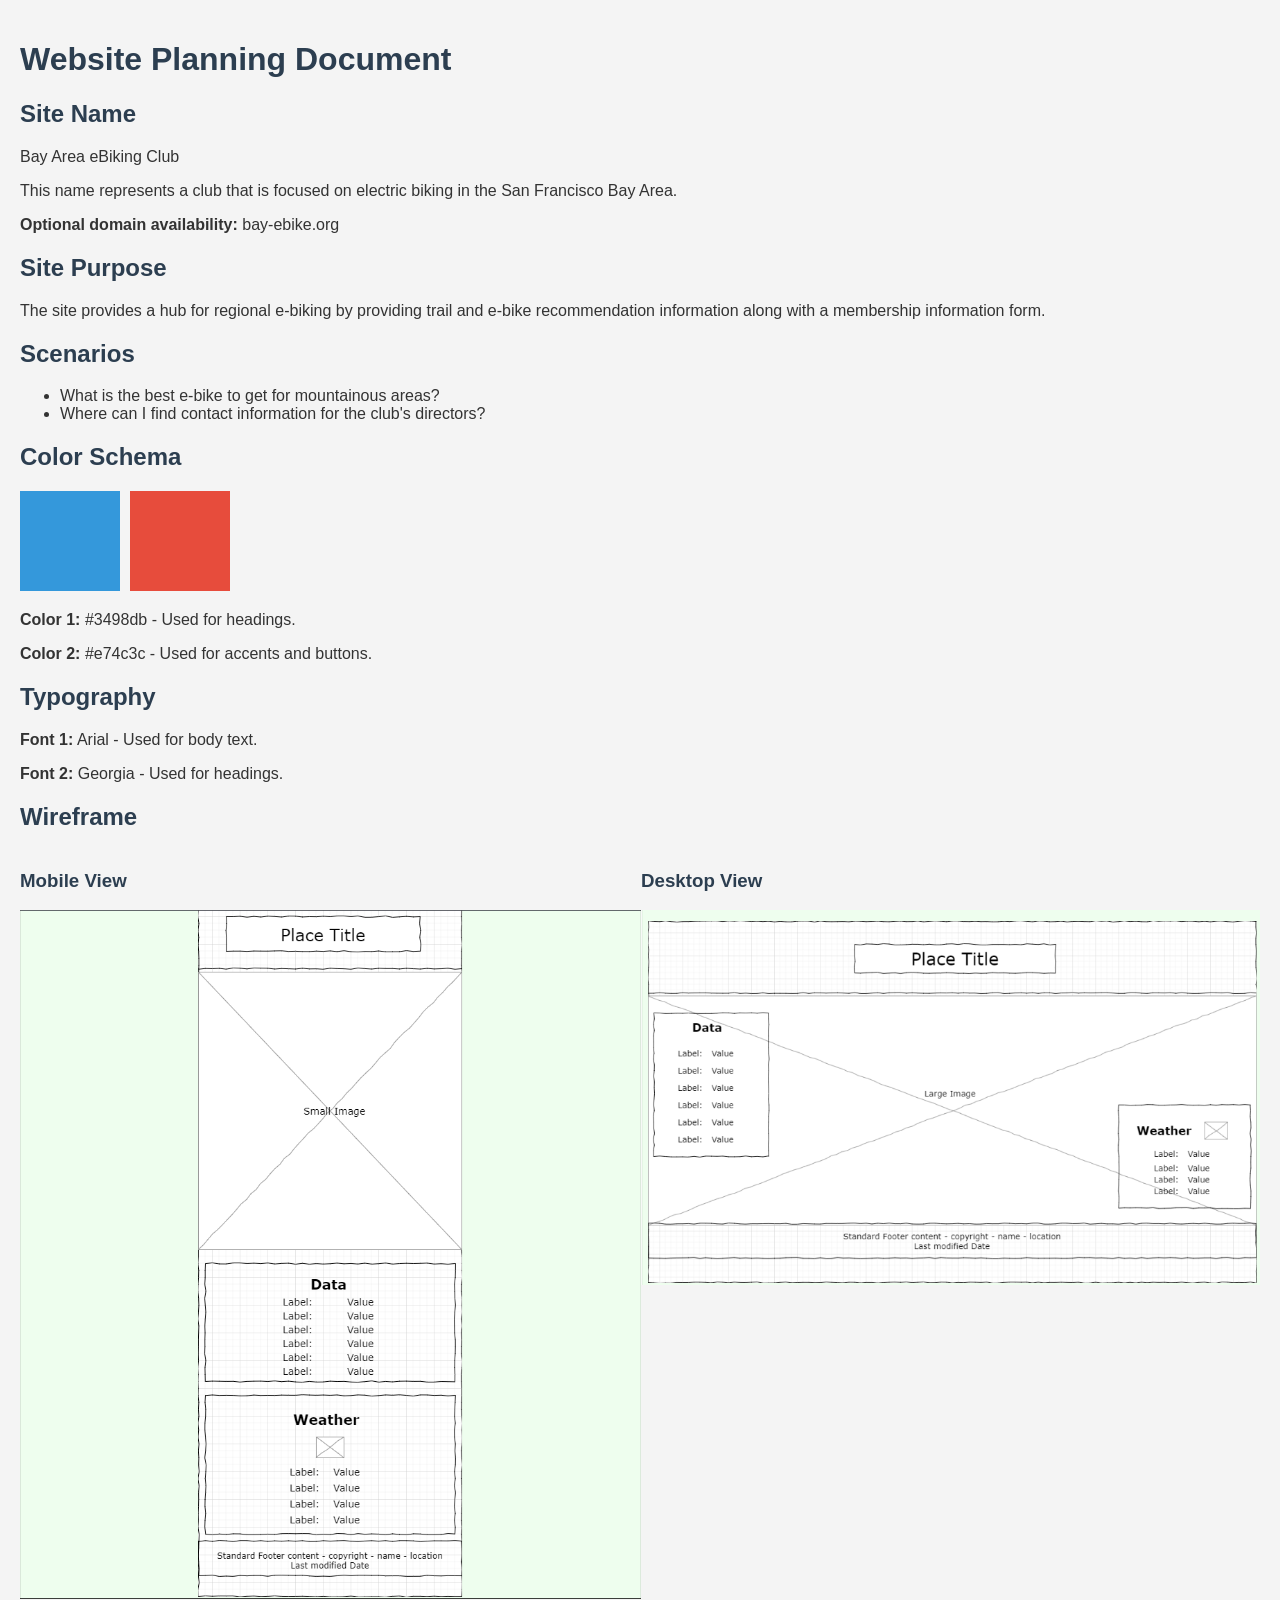
<file: project/siteplan.html>
<!DOCTYPE html>
<html lang="en">
<head>
    <meta charset="UTF-8">
    <meta name="viewport" content="width=device-width, initial-scale=1.0">
    <title>Website Planning Document</title>
    <style>
        body {
            font-family: Arial, sans-serif;
            background-color: #f4f4f4;
            color: #333;
            margin: 0;
            padding: 20px;
        }
        h1, h2, h3 {
            color: #2c3e50;
        }
        .color-scheme {
            display: flex;
            margin-bottom: 20px;
        }
        .color-box {
            width: 100px;
            height: 100px;
            margin-right: 10px;
        }
        .color1 {
            background-color: #3498db; /* Example color */
        }
        .color2 {
            background-color: #e74c3c; /* Example color */
        }
        .wireframe {
            display: flex;
            justify-content: space-between;
            margin-top: 20px;
        }
        .wireframe img {
            max-width: 100%;
            height: auto;
        }
    </style>
</head>
<body>

    <h1>Website Planning Document</h1>

    <h2>Site Name</h2>
    <p>Bay Area eBiking Club</p>
    <p>This name represents a club that is focused on electric biking in the San Francisco Bay Area.</p>
    <p><strong>Optional domain availability:</strong> bay-ebike.org</p>

    <h2>Site Purpose</h2>
    <p>The site provides a hub for regional e-biking by providing trail and e-bike recommendation information along with a membership information form.</p>

    <h2>Scenarios</h2>
    <ul>
        <li>What is the best e-bike to get for mountainous areas?</li>
        <li>Where can I find contact information for the club's directors?</li>
    </ul>

    <h2>Color Schema</h2>
    <div class="color-scheme">
        <div class="color-box color1"></div>
        <div class="color-box color2"></div>
    </div>
    <p><strong>Color 1:</strong> #3498db - Used for headings.</p>
    <p><strong>Color 2:</strong> #e74c3c - Used for accents and buttons.</p>

    <h2>Typography</h2>
    <p><strong>Font 1:</strong> Arial - Used for body text.</p>
    <p><strong>Font 2:</strong> Georgia - Used for headings.</p>

    <h2>Wireframe</h2>
    <div class="wireframe">
        <div>
            <h3>Mobile View</h3>
            <img src="mobile-wireframe.png" alt="Mobile Wireframe">
        </div>
        <div>
            <h3>Desktop View</h3>
            <img src="desktop-wireframe.png" alt="Desktop Wireframe">
        </div>
    </div>

</body>
</html>
</file>
<file: styles/base.css>
/* Base CSS for WDD 131 Project */

/* Import Google Fonts */
@import url('https://fonts.googleapis.com/css2?family=Roboto:wght@400;700&display=swap');

/* General Styles */
body {
    font-family: 'Roboto', sans-serif;
    margin: 0;
    padding: 0;
    line-height: 1.6;
    color: #333;
    background-color: #f4f4f4;
}

header {
    background: #007BFF; 
    color: #fff;
    padding: 20px 0;
    text-align: center;
}

h1 {
    margin: 0;
}

/* Navigation Styles */
nav {
    display: flex;
    justify-content: center;
    background: #0056b3; 
}

nav ul {
    list-style: none;
    padding: 0;
    margin: 0;
    display: flex;
}

nav ul li {
    margin: 0 15px;
}

nav a {
    color: #fff;
    text-decoration: none;
    padding: 10px 15px;
    transition: background 0.3s;
}

nav a:hover {
    background: #004494; 
}

/* Main Content Styles */
main {
    max-width: 800px;
    margin: 20px auto;
    padding: 20px;
    background: #fff;
    border-radius: 8px;
    box-shadow: 0 2px 10px rgba(0, 0, 0, 0.1);
}

.card {
    margin-bottom: 20px;
    padding: 15px;
    border: 1px solid #ddd;
    border-radius: 5px;
    background: #f9f9f9;
}

.card h2 {
    margin-top: 0;
}

/* Image Styles */
.card img {
    max-width: 100%;
    height: auto;
    border-radius: 5px;
}

/* Footer Styles */
footer {
    text-align: center;
    padding: 20px 0;
    background: #007BFF; 
    color: #fff;
}

footer p {
    margin: 5px 0;
}
</file>
<file: styles/form-styles.css>
body {
    font-family: Arial, sans-serif;
    background-color: #f4f4f4;
    margin: 0;
    padding: 20px;
}

.container {
    max-width: 600px;
    margin: auto;
    background: #ede7f6;
    padding: 20px;
    border-radius: 5px;
    box-shadow: 0 0 10px rgba(0, 0, 0, 0.1);
}

h1 {
    text-align: center;
    color: #5E35B1;
}

label {
    display: block;
    margin: 10px 0 5px;
    font-weight: bold;
}

input[type="text"],
input[type="date"],
select,
textarea {
    width: 100%;
    padding: 10px;
    margin-bottom: 15px;
    border: 1px solid #ccc;
    border-radius: 4px;
}

.rating {
    display: flex;
    justify-content: space-between;
    margin-bottom: 15px;
}

.checkbox-group {
    margin-bottom: 15px;
}

input[type="submit"] {
    background-color: #28a745;
    color: white;
    border: none;
    padding: 10px;
    cursor: pointer;
    border-radius: 4px;
}

input[type="submit"]:hover {
    background-color: #218838;
}

footer {
    text-align: center;
    font-size: 0.8em;
    color: #777;
    margin-top: 20px;
}
</file>
<file: styles/temples.css>
/* Import Google Fonts */
@import url('https://fonts.googleapis.com/css2?family=Roboto:wght@400;700&family=Lora:wght@400;700&display=swap');

body {
    font-family: 'Roboto', sans-serif;
    background-color: #f4f4f4;
    margin: 0;
    padding: 0;
    color: #333;
}

header {
    background-color: #333;
    color: #fff;
    padding: 1rem;
    text-align: center;
    position: relative; /* for absolute hamburger positioning */
}

header h1 {
    margin: 0 0 0.5rem 0;
    font-weight: 700;
}

nav {
    display: flex;
    justify-content: center;
    gap: 1rem;
    flex-wrap: wrap;
}

nav a {
    color: #ffcc00;
    text-decoration: none;
    padding: 0.5rem 1rem;
    transition: background-color 0.3s, color 0.3s;
    border-radius: 4px;
}

nav a:hover,
nav a:focus {
    background-color: #ff9900;
    color: #fff;
    outline: none;
}

/* Hamburger menu button - initially hidden */
.hamburger {
    background: none;
    border: none;
    color: #ffcc00;
    font-size: 2rem;
    cursor: pointer;
    display: block;
    position: absolute;
    top: 50%;
    right: 1rem;
    transform: translateY(-50%);
    z-index: 1100;
}

/* Hide nav by default on mobile when hidden class applied */
nav.hidden {
    display: none;
}

/* Show nav when nav-open toggled */
nav.nav-open {
    display: flex;
    flex-direction: column;
    gap: 0.5rem;
    background-color: #333;
    padding: 1rem;
    border-radius: 6px;
    position: absolute;
    top: 100%;
    left: 0;
    right: 0;
    z-index: 1000;
}

/* Main content */
main {
    max-width: 800px;
    margin: 2rem auto;
    padding: 0 1rem;
    display: grid;
    grid-template-columns: 1fr; /* single column for mobile */
    grid-gap: 1rem;
}

/* Sections inside main for clear semantic grouping */
main section {
    display: grid;
    grid-template-columns: 1fr;
    gap: 1rem;
}

/* Section headings */
main h2 {
    font-family: 'Roboto', sans-serif;
    font-weight: 700;
    margin-bottom: 0.75rem;
    color: #222;
}

main h3 {
    font-family: 'Lora', serif;
    font-weight: 600;
    font-size: 1.25rem;
    margin-bottom: 0.5rem;
    color: #555;
}

/* Figures */
figure {
    margin: 0;
    background-color: #fff;
    border-radius: 6px;
    overflow: hidden;
    box-shadow: 0 2px 8px rgba(0,0,0,0.1);
    display: flex;
    flex-direction: column;
    align-items: center;
}

figure img {
    width: 100%;
    height: auto;
    display: block;
}

figcaption {
    font-family: 'Lora', serif;
    font-size: 1rem;
    padding: 0.75rem 1rem;
    color: #222;
    text-align: center;
}

/* Footer */
footer {
    background-color: #333;
    color: #fff;
    text-align: center;
    padding: 1rem;
    font-size: 0.9rem;
    margin-top: 2rem;
}
</file>
<file: styles/temples-large.css>
/* Large screen styles for temples page */

@media (min-width: 768px) {
    /* Container adjustments - if you use a container class (optional) */
    main {
        margin: 3rem auto;
        padding: 0 2rem;
        max-width: 1000px;
        display: grid;
        grid-template-columns: 1fr;
        grid-gap: 2rem;
    }
    
    /* Layout for sections inside main */
    main section {
        display: grid;
        grid-template-columns: repeat(auto-fit, minmax(250px, 1fr));
        gap: 2rem;
    }

    /* Navigation adjustments */
    nav {
        justify-content: space-around;
        background-color: transparent !important;
        padding: 0 !important;
        position: static !important;
        flex-direction: row !important;
        gap: 2rem;
        display: flex !important; /* override any toggled mobile styles */
    }

    /* Ensure nav hidden or nav-open classes don't hide nav on large screens */
    nav.hidden,
    nav.nav-open {
        display: flex !important;
    }

    /* Figure hover effect */
    figure {
        box-shadow: 0 4px 12px rgba(0,0,0,0.15);
        transition: transform 0.3s ease, box-shadow 0.3s ease;
        border-radius: 6px;
        overflow: hidden;
        background-color: #fff;
        display: flex;
        flex-direction: column;
        align-items: center;
    }

    figure:hover {
        transform: translateY(-5px);
        box-shadow: 0 8px 24px rgba(0,0,0,0.2);
    }

    /* Header styling for larger screens */
    header {
        padding: 1.5rem 3rem;
        text-align: left;
        display: flex;
        align-items: center;
        justify-content: space-between;
        position: relative;
    }

    header h1 {
        margin: 0;
        font-size: 2rem;
    }

    /* Hide hamburger menu on larger screens */
    .hamburger {
        display: none;
    }
}
</file>
